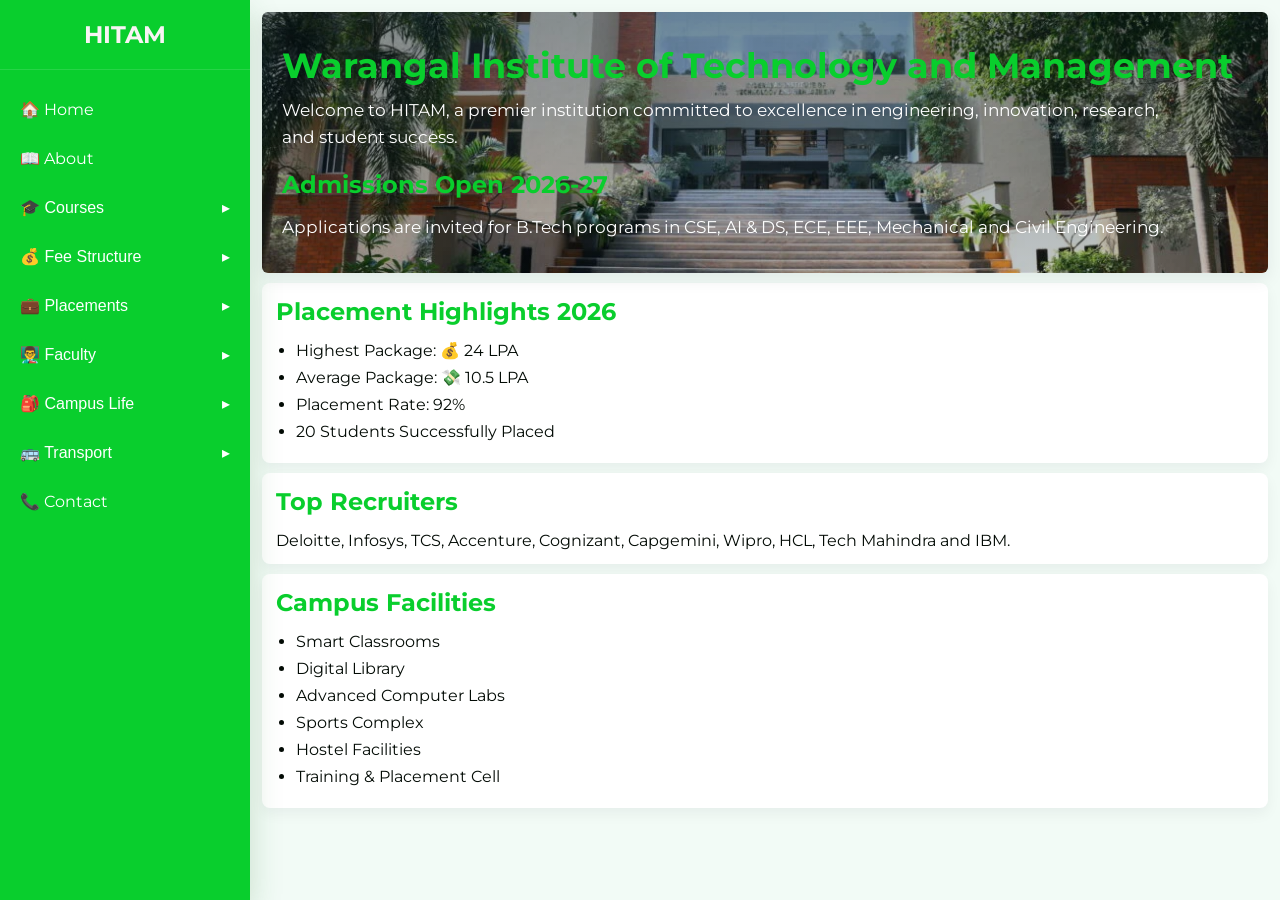
<file: index.html>
<!DOCTYPE html>
<html>
<head>
    <meta charset="utf-8">
    <title>HITAM - Home</title>
    <link href="https://fonts.googleapis.com/css2?family=Montserrat:wght@300;400;600;700&display=swap" rel="stylesheet">
    <link rel="stylesheet" href="style.css">
</head>
<body style="--college-image: url('images/hitam%20colege%20photo.webp'); --college-opacity:0.12">

<div class="sidebar">

    <h2>HITAM</h2>

    <a href="index.html">🏠 Home</a>
    <a href="about.html">📖 About</a>

    <button class="dropdown-btn">🎓 Courses <span class="caret">▸</span></button>
    <div class="dropdown-container">
        <a href="course.html#course-cse">CSE</a>
        <a href="course.html#course-cse-aiml">CSE (AI & ML)</a>
        <a href="course.html#course-cse-ds">CSE (Data Science)</a>
        <a href="course.html#course-ece">ECE</a>
        <a href="course.html#course-eee">EEE</a>
        <a href="course.html#course-mech">Mechanical</a>
        <a href="course.html#course-civil">Civil</a>
    </div>

    <button class="dropdown-btn">💰 Fee Structure <span class="caret">▸</span></button>
    <div class="dropdown-container">
        <a href="fee.html">Fees</a>
        <a href="fee.html#hostel">Hostel Fees</a>
    </div>

    <button class="dropdown-btn">💼 Placements <span class="caret">▸</span></button>
    <div class="dropdown-container">
        <a href="placements.html#placed-2025">Placed - 2025</a>
        <a href="placements.html#placed-2026">Placed - 2026</a>
    </div>

    <button class="dropdown-btn">👨‍🏫 Faculty <span class="caret">▸</span></button>
    <div class="dropdown-container">
        <a href="faculty.html#cse">CSE</a>
        <a href="faculty.html#cse-aiml">CSE (AI & ML)</a>
        <a href="faculty.html#cse-ds">CSE (Data Science)</a>
        <a href="faculty.html#ece">ECE</a>
        <a href="faculty.html#eee">EEE</a>
        <a href="faculty.html#mech">Mechanical</a>
        <a href="faculty.html#civil">Civil</a>
    </div>

    <button class="dropdown-btn">🎒 Campus Life <span class="caret">▸</span></button>
    <div class="dropdown-container">
        <a href="sports.html">Sports</a>
        <a href="ncc.html">NCC</a>
        <a href="nss.html">NSS</a>
    </div>

    <button class="dropdown-btn">🚌 Transport <span class="caret">▸</span></button>
    <div class="dropdown-container">
        <a href="transport.html">🗺️ Bus Routes</a>
    </div>

    <a href="contact.html">📞 Contact</a>

</div>

<div class="content">

    <div class="hero" style="--hero-image: url('images/hitam%20colege%20photo.webp')">

        <h1>Warangal Institute of Technology and Management</h1>

        <p>
            Welcome to HITAM, a premier institution committed to
            excellence in engineering, innovation, research,
            and student success.
        </p>

        <br>

        <h2>Admissions Open 2026-27</h2>

        <p>
            Applications are invited for B.Tech programs in
            CSE, AI & DS, ECE, EEE, Mechanical and Civil Engineering.
        </p>

    </div>

    <div class="card">

        <h2>Placement Highlights 2026</h2>

        <ul>
            <li>Highest Package: 💰 24 LPA</li>
            <li>Average Package: 💸 10.5 LPA</li>
            <li>Placement Rate: 92%</li>
            <li>20 Students Successfully Placed</li>
        </ul>

    </div>

    <div class="card">

        <h2>Top Recruiters</h2>

        <p>
            Deloitte, Infosys, TCS, Accenture,
            Cognizant, Capgemini, Wipro, HCL,
            Tech Mahindra and IBM.
        </p>

    </div>

    <div class="card">

        <h2>Campus Facilities</h2>

        <ul>
            <li>Smart Classrooms</li>
            <li>Digital Library</li>
            <li>Advanced Computer Labs</li>
            <li>Sports Complex</li>
            <li>Hostel Facilities</li>
            <li>Training & Placement Cell</li>
        </ul>

    </div>

</div>

    <script>
    document.addEventListener('DOMContentLoaded', function(){
        var buttons = document.querySelectorAll('.dropdown-btn');
        buttons.forEach(function(btn){
            var container = btn.nextElementSibling;
            var caret = btn.querySelector('.caret');
            btn.addEventListener('click', function(){
                if(container) container.classList.toggle('show');
                if(caret) caret.style.transform = container && container.classList.contains('show') ? 'rotate(90deg)' : 'rotate(0deg)';
            });
        });
    });
    </script>
    
</body>
</html>
</file>
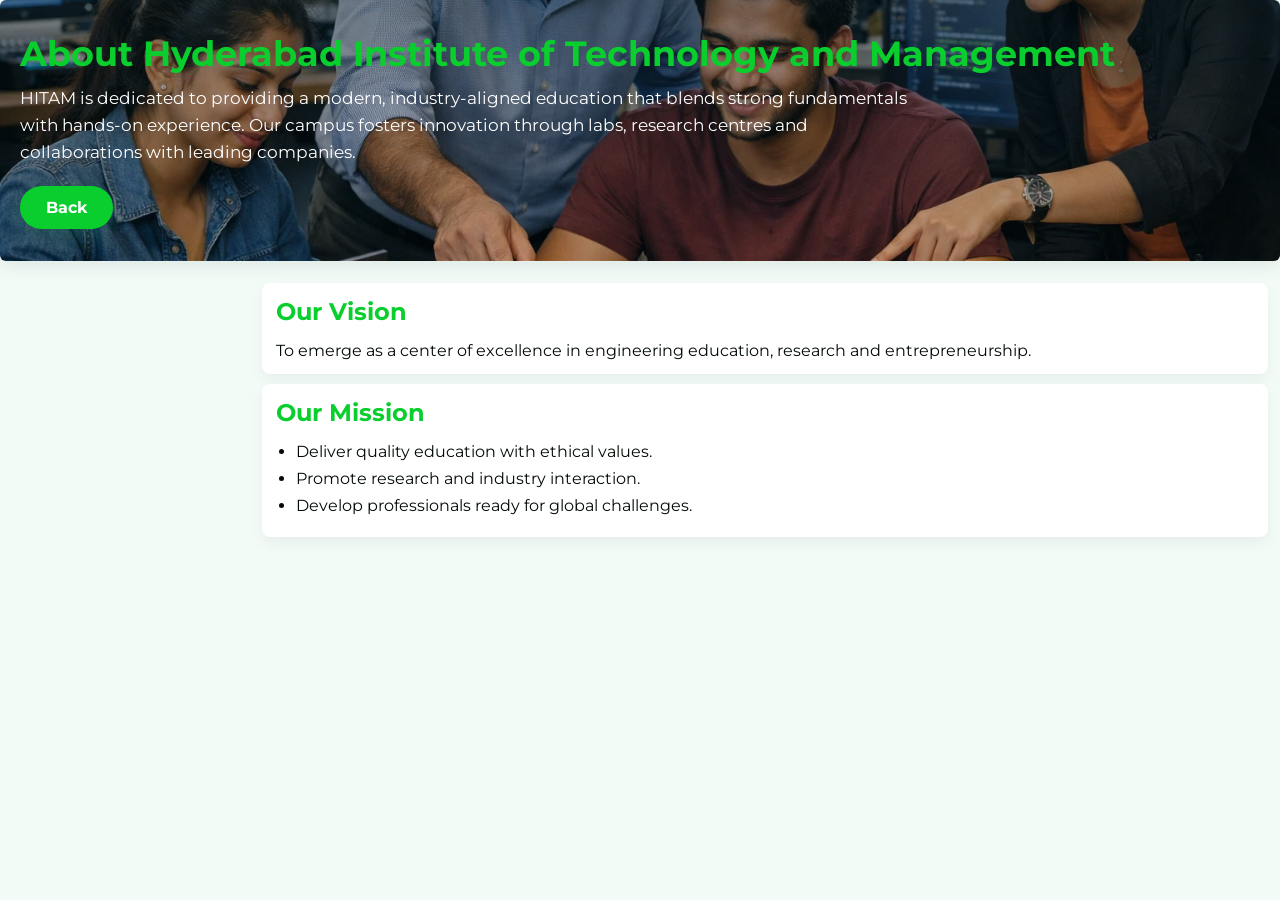
<file: about.html>
<!DOCTYPE html>
<html>
<head>
	<meta charset="utf-8">
	<title>About HITAM</title>
	<link href="https://fonts.googleapis.com/css2?family=Montserrat:wght@300;400;600;700&display=swap" rel="stylesheet">
	<link rel="stylesheet" href="style.css">
</head>
<body>

<div class="hero" style="--hero-image: url('images/about%20faculty.webp')">
	<h1>About Hyderabad Institute of Technology and Management</h1>
	<p>
		HITAM is dedicated to providing a modern, industry-aligned education that blends strong fundamentals with hands-on experience.
		Our campus fosters innovation through labs, research centres and collaborations with leading companies.
	</p>
	<a class="back-btn" href="index.html">Back</a>
</div>

<div class="content">
	<div class="card">
		<h2>Our Vision</h2>
		<p>To emerge as a center of excellence in engineering education, research and entrepreneurship.</p>
	</div>

	<div class="card">
		<h2>Our Mission</h2>
		<ul>
			<li>Deliver quality education with ethical values.</li>
			<li>Promote research and industry interaction.</li>
			<li>Develop professionals ready for global challenges.</li>
		</ul>
	</div>
</div>

</body>
</html>
</file>
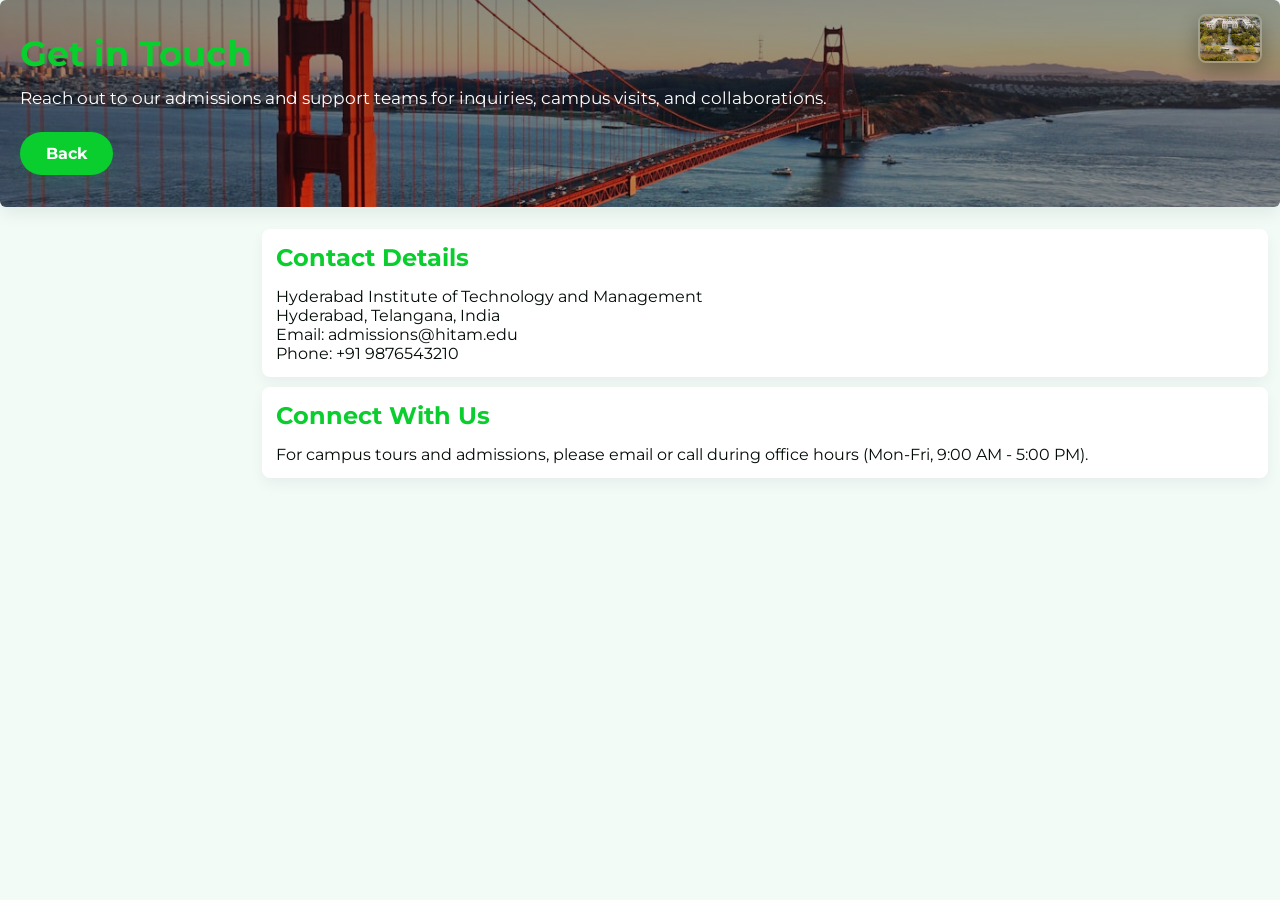
<file: contact.html>
<!DOCTYPE html>
<html>
<head>
	<meta charset="utf-8">
	<title>Contact HITAM</title>
	<link href="https://fonts.googleapis.com/css2?family=Montserrat:wght@300;400;600;700&display=swap" rel="stylesheet">
	<link rel="stylesheet" href="style.css">
</head>
<body>

<div class="hero" style="--hero-image: url('images/contact.jpg')">
	<img class="hero-logo" src="images/hitam%20in%20fee%20structure.jpeg" alt="Contact photo">
	<h1>Get in Touch</h1>
	<p>Reach out to our admissions and support teams for inquiries, campus visits, and collaborations.</p>
	<a class="back-btn" href="index.html">Back</a>
</div>

<div class="content">
	<div class="card">
		<h2>Contact Details</h2>
		<p>Hyderabad Institute of Technology and Management</p>
		<p>Hyderabad, Telangana, India</p>
		<p>Email: admissions@hitam.edu</p>
		<p>Phone: +91 9876543210</p>
	</div>

	<div class="card">
		<h2>Connect With Us</h2>
		<p>For campus tours and admissions, please email or call during office hours (Mon-Fri, 9:00 AM - 5:00 PM).</p>
	</div>
</div>

</body>
</html>
</file>
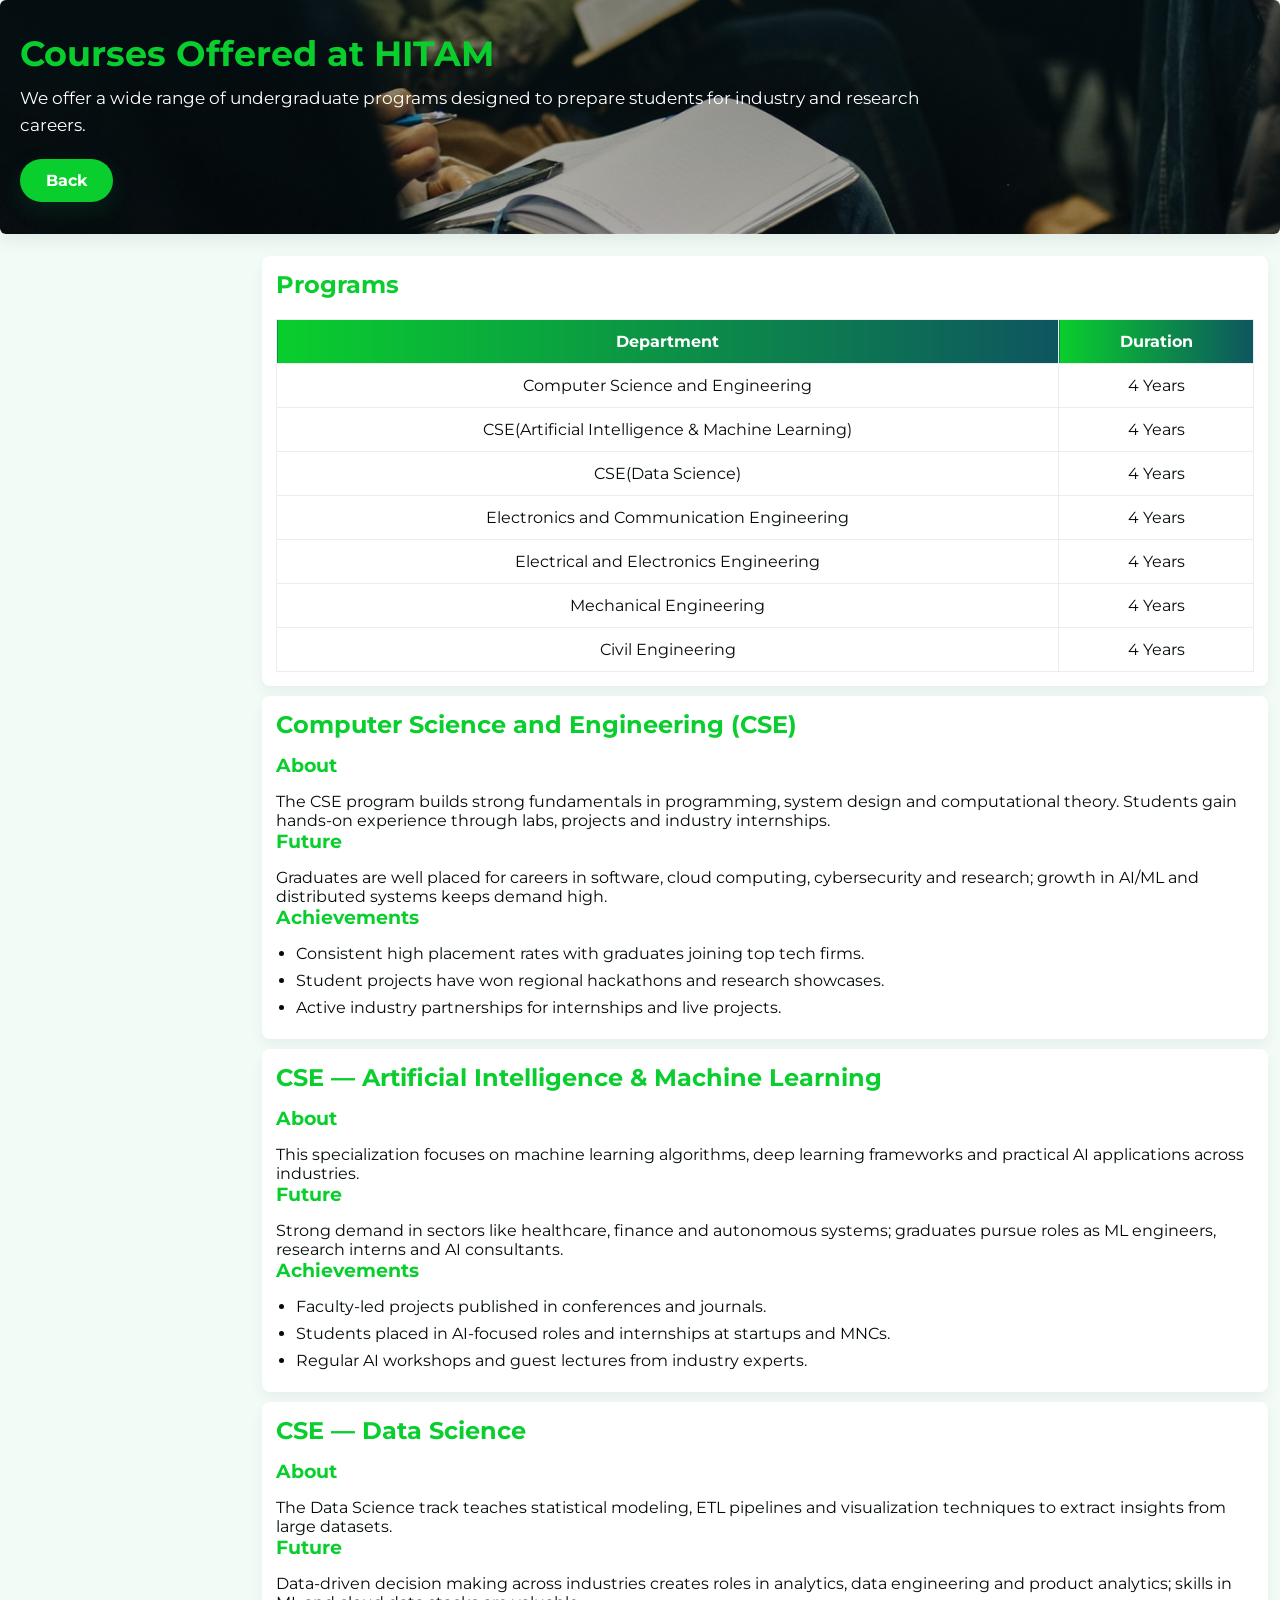
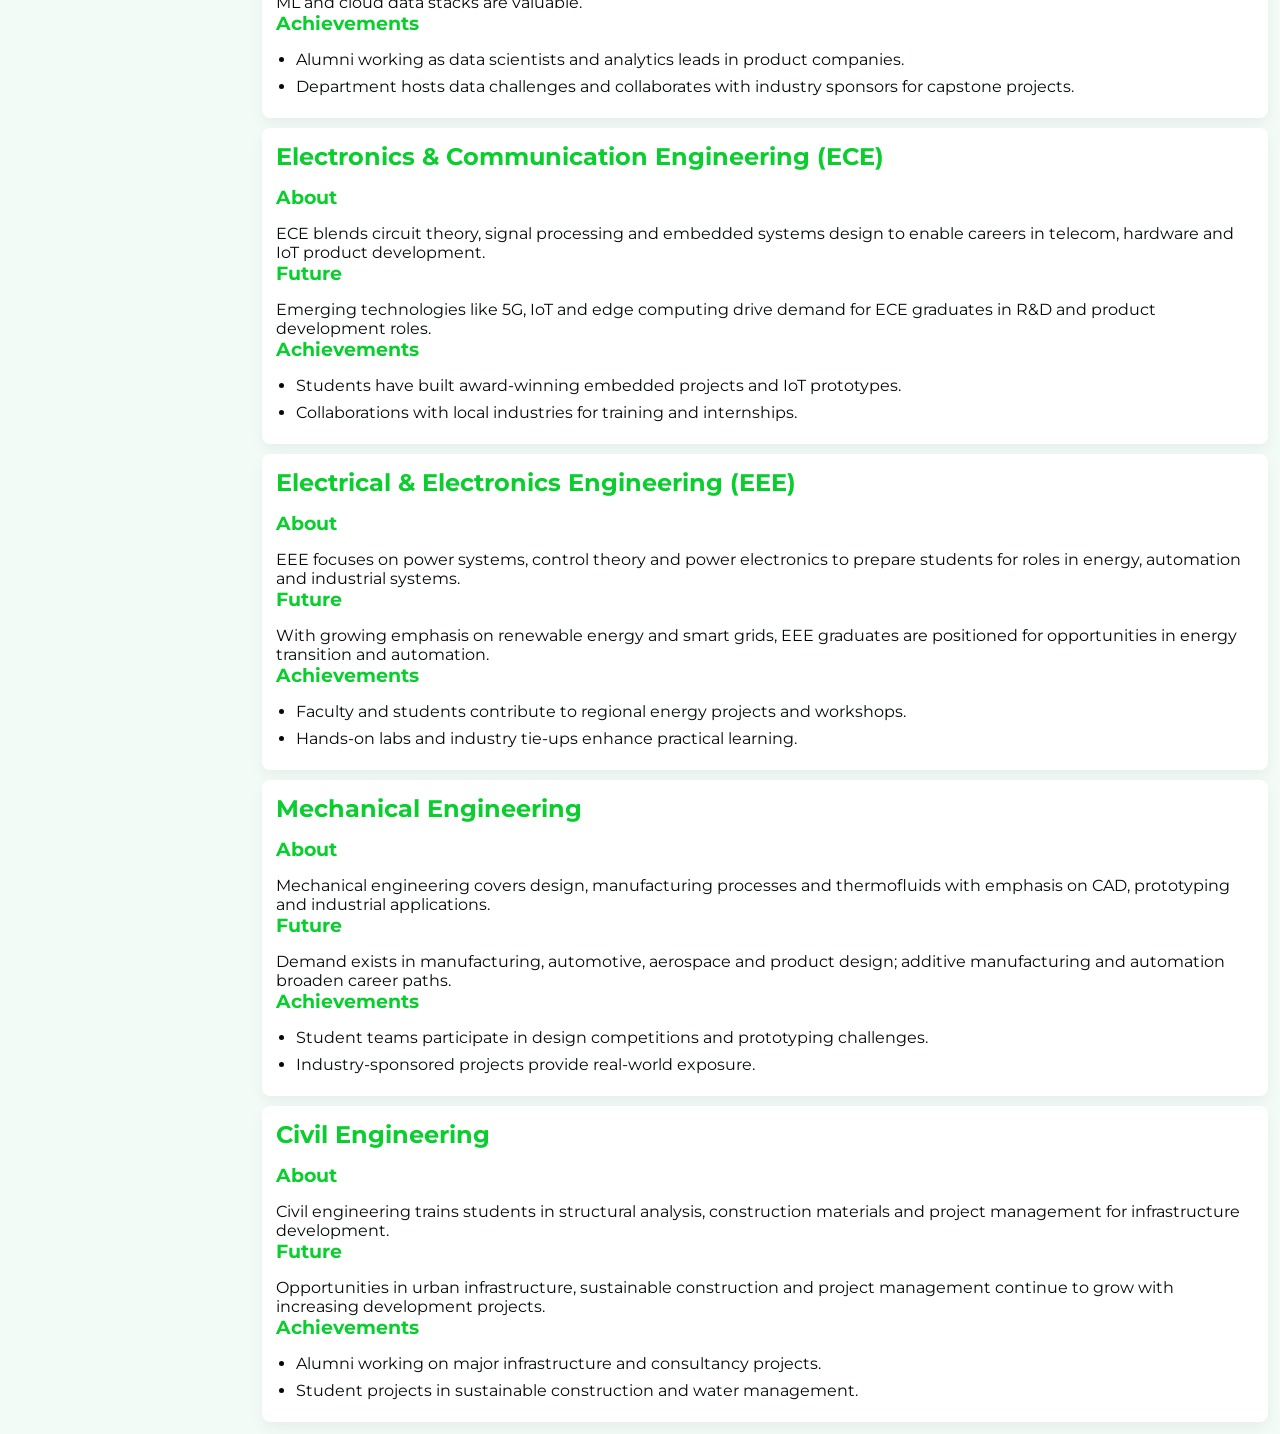
<file: course.html>
<!DOCTYPE html>
<html>
<head>
	<meta charset="utf-8">
	<title>Courses</title>
	<link href="https://fonts.googleapis.com/css2?family=Montserrat:wght@300;400;600;700&display=swap" rel="stylesheet">
	<link rel="stylesheet" href="style.css">
</head>
<body>

<div class="hero" style="--hero-image: url('images/course.jpg')">
	<h1>Courses Offered at HITAM</h1>
	<p>We offer a wide range of undergraduate programs designed to prepare students for industry and research careers.</p>
	<a class="back-btn" href="index.html">Back</a>
</div>

<div class="content">
	<div class="card">
		<h2>Programs</h2>
		<table border="1">
		<tr>
		<th>Department</th>
		<th>Duration</th>
		</tr>
		<tr>
		<td>Computer Science and Engineering</td>
		<td>4 Years</td>
		</tr>
		<tr>
		<td>CSE(Artificial Intelligence & Machine Learning)</td>
		<td>4 Years</td>
		</tr>
		<tr>
		<td>CSE(Data Science)</td>
		<td>4 Years</td>
		</tr>
		<tr>
		<td>Electronics and Communication Engineering</td>
		<td>4 Years</td>
		</tr>
		<tr>
		<td>Electrical and Electronics Engineering</td>
		<td>4 Years</td>
		</tr>
		<tr>
		<td>Mechanical Engineering</td>
		<td>4 Years</td>
		</tr>
		<tr>
		<td>Civil Engineering</td>
		<td>4 Years</td>
		</tr>
		</table>
	</div>

	<!-- Course Overviews -->
	<div class="card">
		<h2 id="course-cse">Computer Science and Engineering (CSE)</h2>
		<h3>About</h3>
		<p>The CSE program builds strong fundamentals in programming, system design and computational theory. Students gain hands-on experience through labs, projects and industry internships.</p>
		<h3>Future</h3>
		<p>Graduates are well placed for careers in software, cloud computing, cybersecurity and research; growth in AI/ML and distributed systems keeps demand high.</p>
		<h3>Achievements</h3>
		<ul>
			<li>Consistent high placement rates with graduates joining top tech firms.</li>
			<li>Student projects have won regional hackathons and research showcases.</li>
			<li>Active industry partnerships for internships and live projects.</li>
		</ul>
	</div>

	<div class="card">
		<h2 id="course-cse-aiml">CSE — Artificial Intelligence & Machine Learning</h2>
		<h3>About</h3>
		<p>This specialization focuses on machine learning algorithms, deep learning frameworks and practical AI applications across industries.</p>
		<h3>Future</h3>
		<p>Strong demand in sectors like healthcare, finance and autonomous systems; graduates pursue roles as ML engineers, research interns and AI consultants.</p>
		<h3>Achievements</h3>
		<ul>
			<li>Faculty-led projects published in conferences and journals.</li>
			<li>Students placed in AI-focused roles and internships at startups and MNCs.</li>
			<li>Regular AI workshops and guest lectures from industry experts.</li>
		</ul>
	</div>

	<div class="card">
		<h2 id="course-cse-ds">CSE — Data Science</h2>
		<h3>About</h3>
		<p>The Data Science track teaches statistical modeling, ETL pipelines and visualization techniques to extract insights from large datasets.</p>
		<h3>Future</h3>
		<p>Data-driven decision making across industries creates roles in analytics, data engineering and product analytics; skills in ML and cloud data stacks are valuable.</p>
		<h3>Achievements</h3>
		<ul>
			<li>Alumni working as data scientists and analytics leads in product companies.</li>
			<li>Department hosts data challenges and collaborates with industry sponsors for capstone projects.</li>
		</ul>
	</div>

	<div class="card">
		<h2 id="course-ece">Electronics & Communication Engineering (ECE)</h2>
		<h3>About</h3>
		<p>ECE blends circuit theory, signal processing and embedded systems design to enable careers in telecom, hardware and IoT product development.</p>
		<h3>Future</h3>
		<p>Emerging technologies like 5G, IoT and edge computing drive demand for ECE graduates in R&D and product development roles.</p>
		<h3>Achievements</h3>
		<ul>
			<li>Students have built award-winning embedded projects and IoT prototypes.</li>
			<li>Collaborations with local industries for training and internships.</li>
		</ul>
	</div>

	<div class="card">
		<h2 id="course-eee">Electrical & Electronics Engineering (EEE)</h2>
		<h3>About</h3>
		<p>EEE focuses on power systems, control theory and power electronics to prepare students for roles in energy, automation and industrial systems.</p>
		<h3>Future</h3>
		<p>With growing emphasis on renewable energy and smart grids, EEE graduates are positioned for opportunities in energy transition and automation.</p>
		<h3>Achievements</h3>
		<ul>
			<li>Faculty and students contribute to regional energy projects and workshops.</li>
			<li>Hands-on labs and industry tie-ups enhance practical learning.</li>
		</ul>
	</div>

	<div class="card">
		<h2 id="course-mech">Mechanical Engineering</h2>
		<h3>About</h3>
		<p>Mechanical engineering covers design, manufacturing processes and thermofluids with emphasis on CAD, prototyping and industrial applications.</p>
		<h3>Future</h3>
		<p>Demand exists in manufacturing, automotive, aerospace and product design; additive manufacturing and automation broaden career paths.</p>
		<h3>Achievements</h3>
		<ul>
			<li>Student teams participate in design competitions and prototyping challenges.</li>
			<li>Industry-sponsored projects provide real-world exposure.</li>
		</ul>
	</div>

	<div class="card">
		<h2 id="course-civil">Civil Engineering</h2>
		<h3>About</h3>
		<p>Civil engineering trains students in structural analysis, construction materials and project management for infrastructure development.</p>
		<h3>Future</h3>
		<p>Opportunities in urban infrastructure, sustainable construction and project management continue to grow with increasing development projects.</p>
		<h3>Achievements</h3>
		<ul>
			<li>Alumni working on major infrastructure and consultancy projects.</li>
			<li>Student projects in sustainable construction and water management.</li>
		</ul>
	</div>
</div>

<script>
document.addEventListener('DOMContentLoaded', function(){
	function updateCourses(){
		var hash = location.hash;
		var headings = document.querySelectorAll('h2[id^="course-"]');
		headings.forEach(function(h){
			var card = h.closest('.card');
			if(!card) return;
			if(hash && ('#'+h.id) !== hash){
				card.style.display = 'none';
			} else {
				card.style.display = '';
			}
		});
		if(hash){
			var el = document.querySelector(hash);
			if(el) el.scrollIntoView({behavior:'smooth', block:'start'});
		}
	}
	updateCourses();
	window.addEventListener('hashchange', updateCourses);
});
</script>

</body>
</html>
</file>
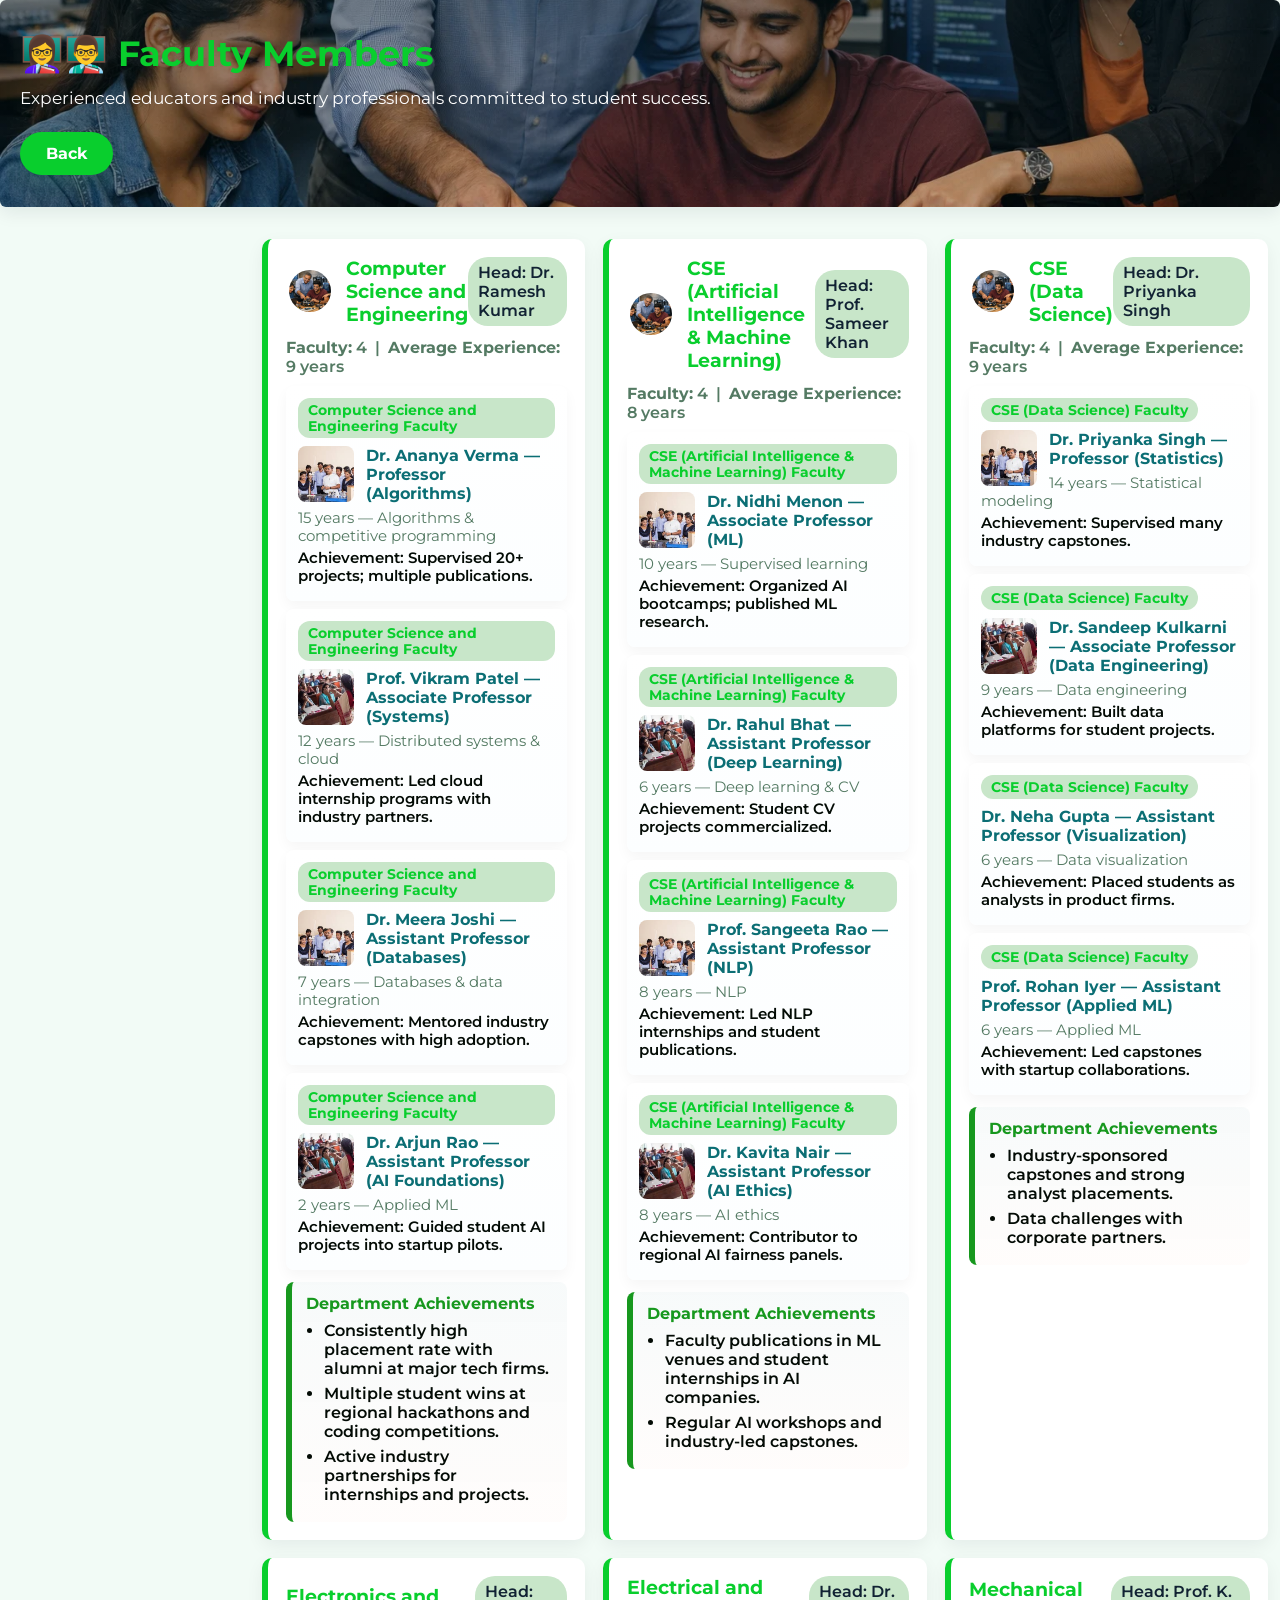
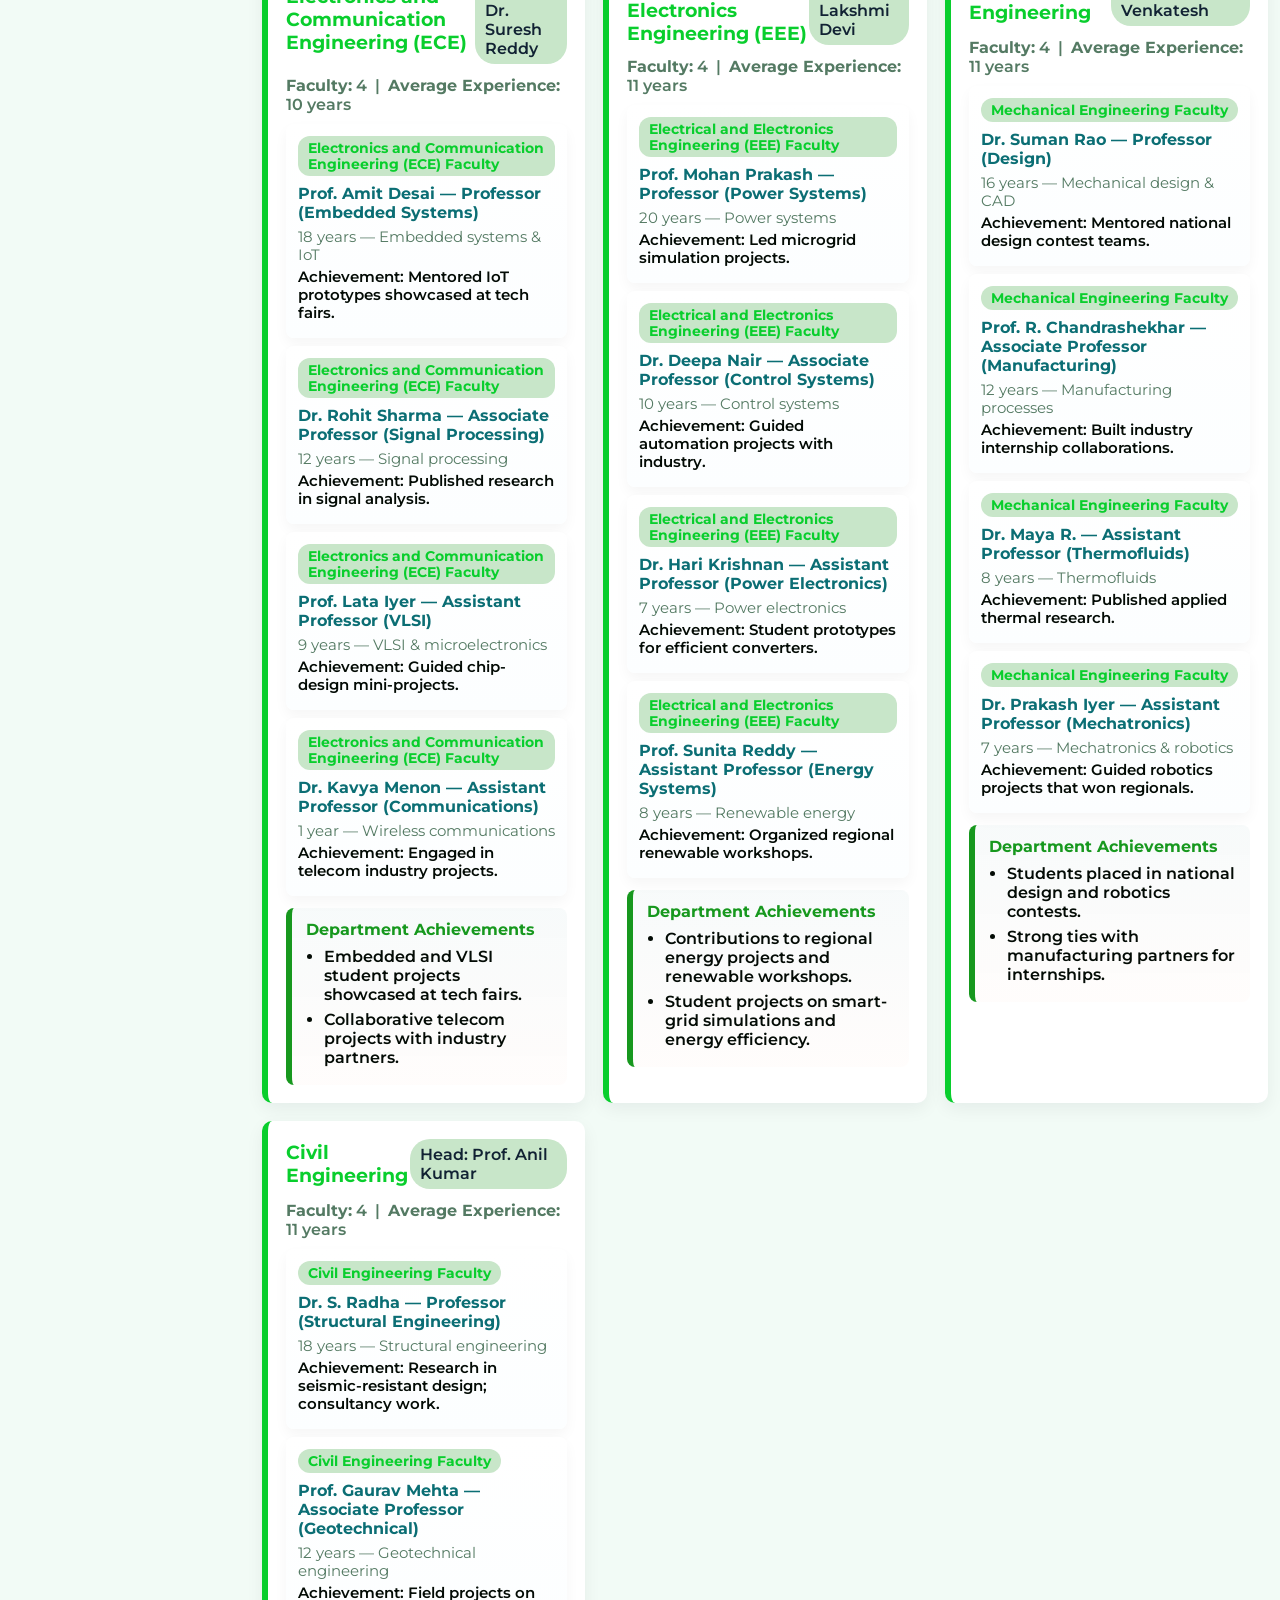
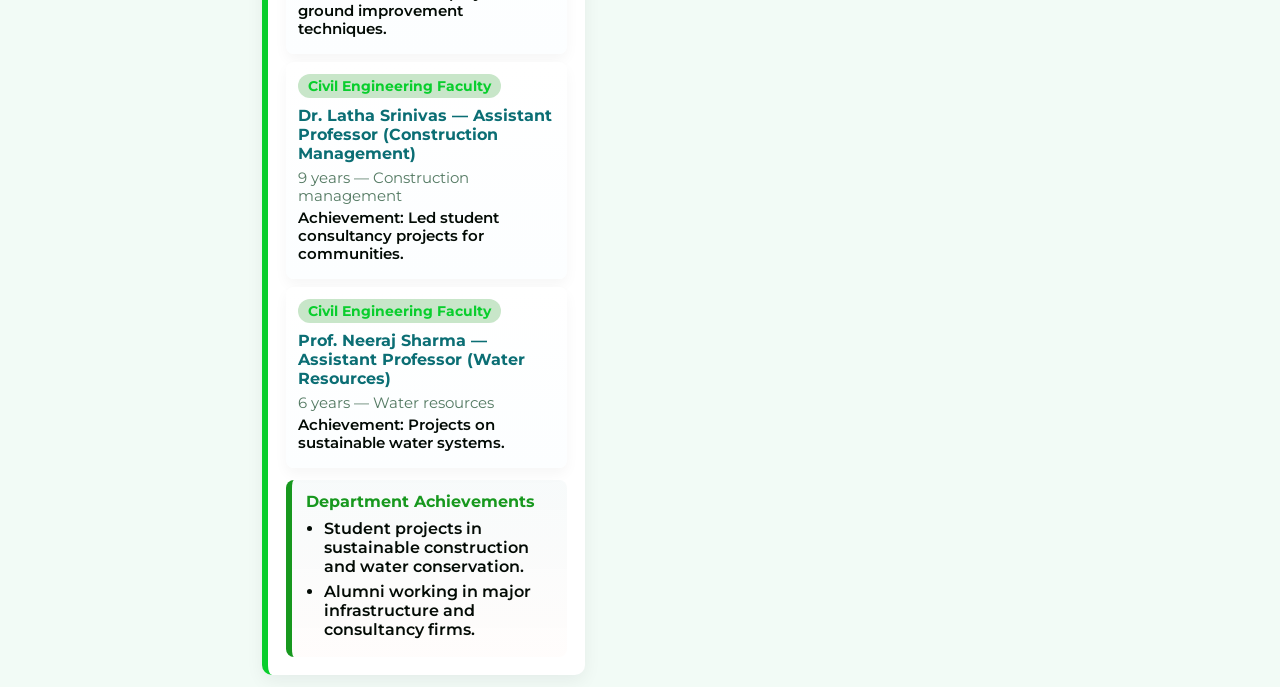
<file: faculty.html>
<!DOCTYPE html>
<html>
<head>
	<meta charset="utf-8">
	<title>Faculty</title>
	<link href="https://fonts.googleapis.com/css2?family=Montserrat:wght@300;400;600;700&display=swap" rel="stylesheet">
	<link rel="stylesheet" href="style.css">
</head>
<body>

<div class="hero" style="--hero-image: url('images/about%20faculty.webp')">
	<h1><span class="emoji">👩‍🏫👨‍🏫</span> Faculty Members</h1>
	<p>Experienced educators and industry professionals committed to student success.</p>
	<a class="back-btn" href="index.html">Back</a>
</div>

<div class="content">
	<div class="dept-grid">
		<div class="dept-card" id="cse">
		<div class="dept-head"><div class="head-left"><img class="head-photo" src="images/about%20faculty.webp" alt="Head"><h3>Computer Science and Engineering</h3></div><div class="head-name">Head: Dr. Ramesh Kumar</div></div>
		<p class="dept-summary"><strong>Faculty:</strong> 4 &nbsp;|&nbsp; <strong>Average Experience:</strong> 9 years</p>
		<div class="faculty-member"><img class="faculty-photo" src="images/faculty%20teaching.jpg" alt="Ananya Verma">
			<h4>Dr. Ananya Verma — Professor (Algorithms)</h4>
			<p class="fm-info">15 years — Algorithms & competitive programming</p>
			<p class="fm-ach">Achievement: Supervised 20+ projects; multiple publications.</p>
		</div>
		<div class="faculty-member"><img class="faculty-photo" src="images/teaching.jpg" alt="Vikram Patel">
			<h4>Prof. Vikram Patel — Associate Professor (Systems)</h4>
			<p class="fm-info">12 years — Distributed systems & cloud</p>
			<p class="fm-ach">Achievement: Led cloud internship programs with industry partners.</p>
		</div>
		<div class="faculty-member"><img class="faculty-photo" src="images/faculty%20teaching.jpg" alt="Meera Joshi">
			<h4>Dr. Meera Joshi — Assistant Professor (Databases)</h4>
			<p class="fm-info">7 years — Databases & data integration</p>
			<p class="fm-ach">Achievement: Mentored industry capstones with high adoption.</p>
		</div>
		<div class="faculty-member"><img class="faculty-photo" src="images/teaching.jpg" alt="Arjun Rao">
			<h4>Dr. Arjun Rao — Assistant Professor (AI Foundations)</h4>
			<p class="fm-info">2 years — Applied ML</p>
			<p class="fm-ach">Achievement: Guided student AI projects into startup pilots.</p>
		</div>
		<div class="dept-achievements">
			<h4>Department Achievements</h4>
			<ul>
				<li>Consistently high placement rate with alumni at major tech firms.</li>
				<li>Multiple student wins at regional hackathons and coding competitions.</li>
				<li>Active industry partnerships for internships and projects.</li>
			</ul>
		</div>
	</div>

		<div class="dept-card" id="cse-aiml">
			<div class="dept-head"><div class="head-left"><img class="head-photo" src="images/about%20faculty.webp" alt="Head"><h3>CSE (Artificial Intelligence & Machine Learning)</h3></div><div class="head-name">Head: Prof. Sameer Khan</div></div>
			<p class="dept-summary"><strong>Faculty:</strong> 4 &nbsp;|&nbsp; <strong>Average Experience:</strong> 8 years</p>
			<div class="faculty-member"><img class="faculty-photo" src="images/faculty%20teaching.jpg" alt="Nidhi Menon">
				<h4>Dr. Nidhi Menon — Associate Professor (ML)</h4>
				<p class="fm-info">10 years — Supervised learning</p>
				<p class="fm-ach">Achievement: Organized AI bootcamps; published ML research.</p>
			</div>
			<div class="faculty-member"><img class="faculty-photo" src="images/teaching.jpg" alt="Rahul Bhat">
				<h4>Dr. Rahul Bhat — Assistant Professor (Deep Learning)</h4>
				<p class="fm-info">6 years — Deep learning & CV</p>
				<p class="fm-ach">Achievement: Student CV projects commercialized.</p>
			</div>
			<div class="faculty-member"><img class="faculty-photo" src="images/faculty%20teaching.jpg" alt="Sangeeta Rao">
				<h4>Prof. Sangeeta Rao — Assistant Professor (NLP)</h4>
				<p class="fm-info">8 years — NLP</p>
				<p class="fm-ach">Achievement: Led NLP internships and student publications.</p>
			</div>
			<div class="faculty-member"><img class="faculty-photo" src="images/teaching.jpg" alt="Kavita Nair">
				<h4>Dr. Kavita Nair — Assistant Professor (AI Ethics)</h4>
				<p class="fm-info">8 years — AI ethics</p>
				<p class="fm-ach">Achievement: Contributor to regional AI fairness panels.</p>
			</div>
			<div class="dept-achievements">
				<h4>Department Achievements</h4>
				<ul>
					<li>Faculty publications in ML venues and student internships in AI companies.</li>
					<li>Regular AI workshops and industry-led capstones.</li>
				</ul>
			</div>
		</div>

		<div class="dept-card" id="cse-ds">
			<div class="dept-head"><div class="head-left"><img class="head-photo" src="images/about%20faculty.webp" alt="Head"><h3>CSE (Data Science)</h3></div><div class="head-name">Head: Dr. Priyanka Singh</div></div>
			<p class="dept-summary"><strong>Faculty:</strong> 4 &nbsp;|&nbsp; <strong>Average Experience:</strong> 9 years</p>
			<div class="faculty-member"><img class="faculty-photo" src="images/faculty%20teaching.jpg" alt="Priyanka Singh">
				<h4>Dr. Priyanka Singh — Professor (Statistics)</h4>
				<p class="fm-info">14 years — Statistical modeling</p>
				<p class="fm-ach">Achievement: Supervised many industry capstones.</p>
			</div>
			<div class="faculty-member"><img class="faculty-photo" src="images/teaching.jpg" alt="Sandeep Kulkarni">
				<h4>Dr. Sandeep Kulkarni — Associate Professor (Data Engineering)</h4>
				<p class="fm-info">9 years — Data engineering</p>
				<p class="fm-ach">Achievement: Built data platforms for student projects.</p>
			</div>
			<div class="faculty-member">
				<h4>Dr. Neha Gupta — Assistant Professor (Visualization)</h4>
				<p class="fm-info">6 years — Data visualization</p>
				<p class="fm-ach">Achievement: Placed students as analysts in product firms.</p>
			</div>
			<div class="faculty-member">
				<h4>Prof. Rohan Iyer — Assistant Professor (Applied ML)</h4>
				<p class="fm-info">6 years — Applied ML</p>
				<p class="fm-ach">Achievement: Led capstones with startup collaborations.</p>
			</div>
			<div class="dept-achievements">
				<h4>Department Achievements</h4>
				<ul>
					<li>Industry-sponsored capstones and strong analyst placements.</li>
					<li>Data challenges with corporate partners.</li>
				</ul>
			</div>
		</div>

		<div class="dept-card" id="ece">
			<div class="dept-head"><h3>Electronics and Communication Engineering (ECE)</h3><div class="head-name">Head: Dr. Suresh Reddy</div></div>
			<p class="dept-summary"><strong>Faculty:</strong> 4 &nbsp;|&nbsp; <strong>Average Experience:</strong> 10 years</p>
			<div class="faculty-member">
				<h4>Prof. Amit Desai — Professor (Embedded Systems)</h4>
				<p class="fm-info">18 years — Embedded systems & IoT</p>
				<p class="fm-ach">Achievement: Mentored IoT prototypes showcased at tech fairs.</p>
			</div>
			<div class="faculty-member">
				<h4>Dr. Rohit Sharma — Associate Professor (Signal Processing)</h4>
				<p class="fm-info">12 years — Signal processing</p>
				<p class="fm-ach">Achievement: Published research in signal analysis.</p>
			</div>
			<div class="faculty-member">
				<h4>Prof. Lata Iyer — Assistant Professor (VLSI)</h4>
				<p class="fm-info">9 years — VLSI & microelectronics</p>
				<p class="fm-ach">Achievement: Guided chip-design mini-projects.</p>
			</div>
			<div class="faculty-member">
				<h4>Dr. Kavya Menon — Assistant Professor (Communications)</h4>
				<p class="fm-info">1 year — Wireless communications</p>
				<p class="fm-ach">Achievement: Engaged in telecom industry projects.</p>
			</div>
			<div class="dept-achievements">
				<h4>Department Achievements</h4>
				<ul>
					<li>Embedded and VLSI student projects showcased at tech fairs.</li>
					<li>Collaborative telecom projects with industry partners.</li>
				</ul>
			</div>
		</div>

		<div class="dept-card" id="eee">
			<div class="dept-head"><h3>Electrical and Electronics Engineering (EEE)</h3><div class="head-name">Head: Dr. Lakshmi Devi</div></div>
			<p class="dept-summary"><strong>Faculty:</strong> 4 &nbsp;|&nbsp; <strong>Average Experience:</strong> 11 years</p>
			<div class="faculty-member">
				<h4>Prof. Mohan Prakash — Professor (Power Systems)</h4>
				<p class="fm-info">20 years — Power systems</p>
				<p class="fm-ach">Achievement: Led microgrid simulation projects.</p>
			</div>
			<div class="faculty-member">
				<h4>Dr. Deepa Nair — Associate Professor (Control Systems)</h4>
				<p class="fm-info">10 years — Control systems</p>
				<p class="fm-ach">Achievement: Guided automation projects with industry.</p>
			</div>
			<div class="faculty-member">
				<h4>Dr. Hari Krishnan — Assistant Professor (Power Electronics)</h4>
				<p class="fm-info">7 years — Power electronics</p>
				<p class="fm-ach">Achievement: Student prototypes for efficient converters.</p>
			</div>
			<div class="faculty-member">
				<h4>Prof. Sunita Reddy — Assistant Professor (Energy Systems)</h4>
				<p class="fm-info">8 years — Renewable energy</p>
				<p class="fm-ach">Achievement: Organized regional renewable workshops.</p>
			</div>
			<div class="dept-achievements">
				<h4>Department Achievements</h4>
				<ul>
					<li>Contributions to regional energy projects and renewable workshops.</li>
					<li>Student projects on smart-grid simulations and energy efficiency.</li>
				</ul>
			</div>
		</div>

		<div class="dept-card" id="mech">
			<div class="dept-head"><h3>Mechanical Engineering</h3><div class="head-name">Head: Prof. K. Venkatesh</div></div>
			<p class="dept-summary"><strong>Faculty:</strong> 4 &nbsp;|&nbsp; <strong>Average Experience:</strong> 11 years</p>
			<div class="faculty-member">
				<h4>Dr. Suman Rao — Professor (Design)</h4>
				<p class="fm-info">16 years — Mechanical design & CAD</p>
				<p class="fm-ach">Achievement: Mentored national design contest teams.</p>
			</div>
			<div class="faculty-member">
				<h4>Prof. R. Chandrashekhar — Associate Professor (Manufacturing)</h4>
				<p class="fm-info">12 years — Manufacturing processes</p>
				<p class="fm-ach">Achievement: Built industry internship collaborations.</p>
			</div>
			<div class="faculty-member">
				<h4>Dr. Maya R. — Assistant Professor (Thermofluids)</h4>
				<p class="fm-info">8 years — Thermofluids</p>
				<p class="fm-ach">Achievement: Published applied thermal research.</p>
			</div>
			<div class="faculty-member">
				<h4>Dr. Prakash Iyer — Assistant Professor (Mechatronics)</h4>
				<p class="fm-info">7 years — Mechatronics & robotics</p>
				<p class="fm-ach">Achievement: Guided robotics projects that won regionals.</p>
			</div>
			<div class="dept-achievements">
				<h4>Department Achievements</h4>
				<ul>
					<li>Students placed in national design and robotics contests.</li>
					<li>Strong ties with manufacturing partners for internships.</li>
				</ul>
			</div>
		</div>

		<div class="dept-card" id="civil">
			<div class="dept-head"><h3>Civil Engineering</h3><div class="head-name">Head: Prof. Anil Kumar</div></div>
			<p class="dept-summary"><strong>Faculty:</strong> 4 &nbsp;|&nbsp; <strong>Average Experience:</strong> 11 years</p>
			<div class="faculty-member">
				<h4>Dr. S. Radha — Professor (Structural Engineering)</h4>
				<p class="fm-info">18 years — Structural engineering</p>
				<p class="fm-ach">Achievement: Research in seismic-resistant design; consultancy work.</p>
			</div>
			<div class="faculty-member">
				<h4>Prof. Gaurav Mehta — Associate Professor (Geotechnical)</h4>
				<p class="fm-info">12 years — Geotechnical engineering</p>
				<p class="fm-ach">Achievement: Field projects on ground improvement techniques.</p>
			</div>
			<div class="faculty-member">
				<h4>Dr. Latha Srinivas — Assistant Professor (Construction Management)</h4>
				<p class="fm-info">9 years — Construction management</p>
				<p class="fm-ach">Achievement: Led student consultancy projects for communities.</p>
			</div>
			<div class="faculty-member">
				<h4>Prof. Neeraj Sharma — Assistant Professor (Water Resources)</h4>
				<p class="fm-info">6 years — Water resources</p>
				<p class="fm-ach">Achievement: Projects on sustainable water systems.</p>
			</div>
			<div class="dept-achievements">
				<h4>Department Achievements</h4>
				<ul>
					<li>Student projects in sustainable construction and water conservation.</li>
					<li>Alumni working in major infrastructure and consultancy firms.</li>
				</ul>
			</div>
		</div>
	</div>
</div>

<script>
document.addEventListener('DOMContentLoaded', function(){
	var heroTitle = document.querySelector('.hero h1');

	// insert branch badges into faculty cards
	document.querySelectorAll('.dept-card').forEach(function(dept){
		var deptId = dept.id || '';
		var h3 = dept.querySelector('h3');
		var branchText = h3 ? h3.innerText : (deptId || 'Dept');
		dept.querySelectorAll('.faculty-member').forEach(function(fm){
			if(!fm.querySelector('.fm-branch')){
				var span = document.createElement('div');
				span.className = 'fm-branch';
				span.innerText = branchText + ' Faculty';
				fm.insertBefore(span, fm.firstChild);
			}
		});
	});

	function updateView(){
		var hash = location.hash;
		var allCards = Array.from(document.querySelectorAll('.dept-card'));
		if(hash){
			var id = hash.replace('#','');
			allCards.forEach(function(c){ c.style.display = (c.id === id) ? '' : 'none'; });
			var target = document.getElementById(id);
			if(target){
				var deptNameEl = target.querySelector('h3');
				var deptName = deptNameEl ? deptNameEl.innerText : id.toUpperCase();
				heroTitle.innerHTML = '<span class="emoji">👩‍🏫👨‍🏫</span> ' + deptName + ' — Faculty Members';
				target.scrollIntoView({behavior:'smooth'});
			}
		} else {
			// show all
			allCards.forEach(function(c){ c.style.display = ''; });
			heroTitle.innerHTML = '<span class="emoji">👩‍🏫👨‍🏫</span> Faculty Members';
		}
	}

	updateView();
	window.addEventListener('hashchange', updateView);
});
</script>
</body>
</html>
</file>
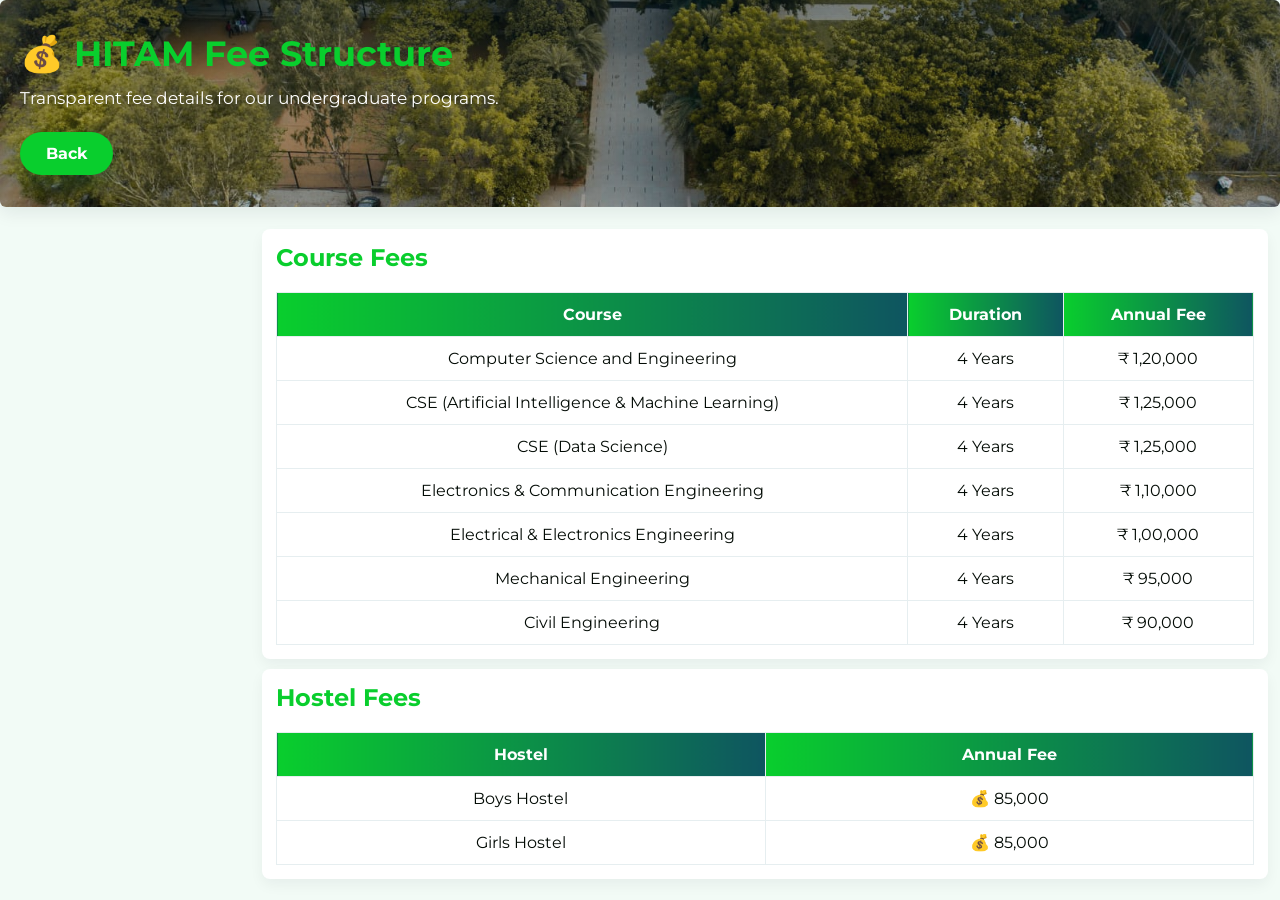
<file: fee.html>
<!DOCTYPE html>
<html>
<head>
	<meta charset="utf-8">
	<title>Fee Structure</title>
	<link href="https://fonts.googleapis.com/css2?family=Montserrat:wght@300;400;600;700&display=swap" rel="stylesheet">
	<link rel="stylesheet" href="style.css">
</head>
<body>

<div class="hero" style="--hero-image: url('images/hitam%20in%20fee%20structure.jpeg')">
	<h1><span class="emoji">💰</span> HITAM Fee Structure</h1>
	<p>Transparent fee details for our undergraduate programs.</p>
	<a class="back-btn" href="index.html">Back</a>
</div>

<div class="content">
	<div class="card">
		<h2>Course Fees</h2>
		<table border="1">
		<tr>
		<th>Course</th>
		<th>Duration</th>
		<th>Annual Fee</th>
		</tr>

		<tr>
		<td>Computer Science and Engineering</td>
		<td>4 Years</td>
		<td>₹ 1,20,000</td>
		</tr>

		<tr>
		<td>CSE (Artificial Intelligence &amp; Machine Learning)</td>
		<td>4 Years</td>
		<td>₹ 1,25,000</td>
		</tr>

		<tr>
		<td>CSE (Data Science)</td>
		<td>4 Years</td>
		<td>₹ 1,25,000</td>
		</tr>

		<tr>
		<td>Electronics &amp; Communication Engineering</td>
		<td>4 Years</td>
		<td>₹ 1,10,000</td>
		</tr>

		<tr>
		<td>Electrical &amp; Electronics Engineering</td>
		<td>4 Years</td>
		<td>₹ 1,00,000</td>
		</tr>

		<tr>
		<td>Mechanical Engineering</td>
		<td>4 Years</td>
		<td>₹ 95,000</td>
		</tr>

		<tr>
		<td>Civil Engineering</td>
		<td>4 Years</td>
		<td>₹ 90,000</td>
		</tr>
		</table>
	</div>

	<div class="card">
		<h2>Hostel Fees</h2>
		<table border="1">
			<tr><th>Hostel</th><th>Annual Fee</th></tr>
			<tr><td>Boys Hostel</td><td>💰 85,000</td></tr>
			<tr><td>Girls Hostel</td><td>💰 85,000</td></tr>
		</table>
	</div>
    
</div>

</body>
</html>

</body>
</html>
</file>
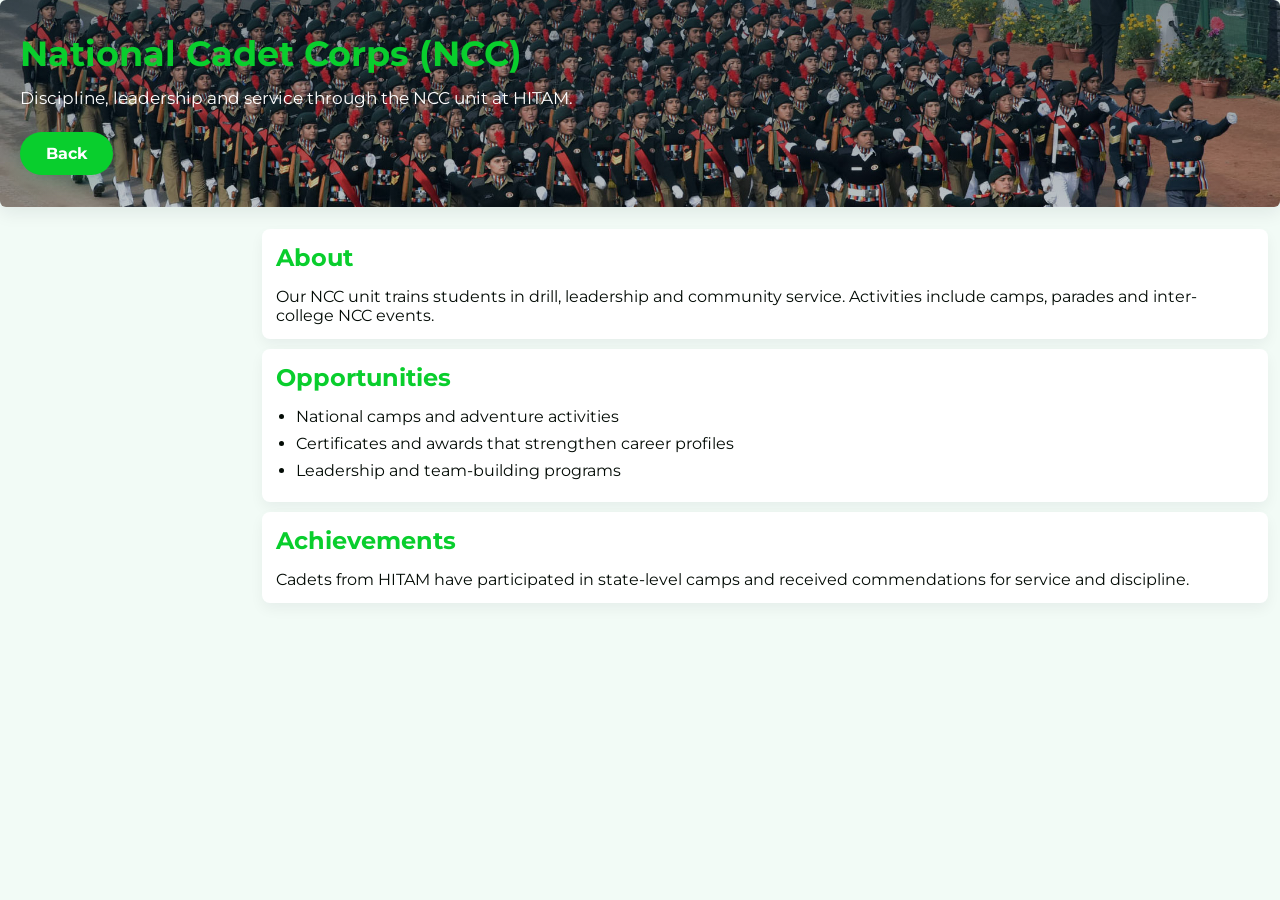
<file: ncc.html>
<!DOCTYPE html>
<html>
<head>
	<meta charset="utf-8">
	<title>NCC - HITAM</title>
	<link href="https://fonts.googleapis.com/css2?family=Montserrat:wght@300;400;600;700&display=swap" rel="stylesheet">
	<link rel="stylesheet" href="style.css">
</head>
<body>

<div class="hero" style="--hero-image: url('images/ncc1.jpg')">
	<h1>National Cadet Corps (NCC)</h1>
	<p>Discipline, leadership and service through the NCC unit at HITAM.</p>
	<a class="back-btn" href="index.html">Back</a>
</div>

<div class="content">
	<div class="card">
		<h2>About</h2>
		<p>Our NCC unit trains students in drill, leadership and community service. Activities include camps, parades and inter-college NCC events.</p>
	</div>

	<div class="card">
		<h2>Opportunities</h2>
		<ul>
			<li>National camps and adventure activities</li>
			<li>Certificates and awards that strengthen career profiles</li>
			<li>Leadership and team-building programs</li>
		</ul>
	</div>

	<div class="card">
		<h2>Achievements</h2>
		<p>Cadets from HITAM have participated in state-level camps and received commendations for service and discipline.</p>
	</div>
</div>

</body>
</html>
</file>
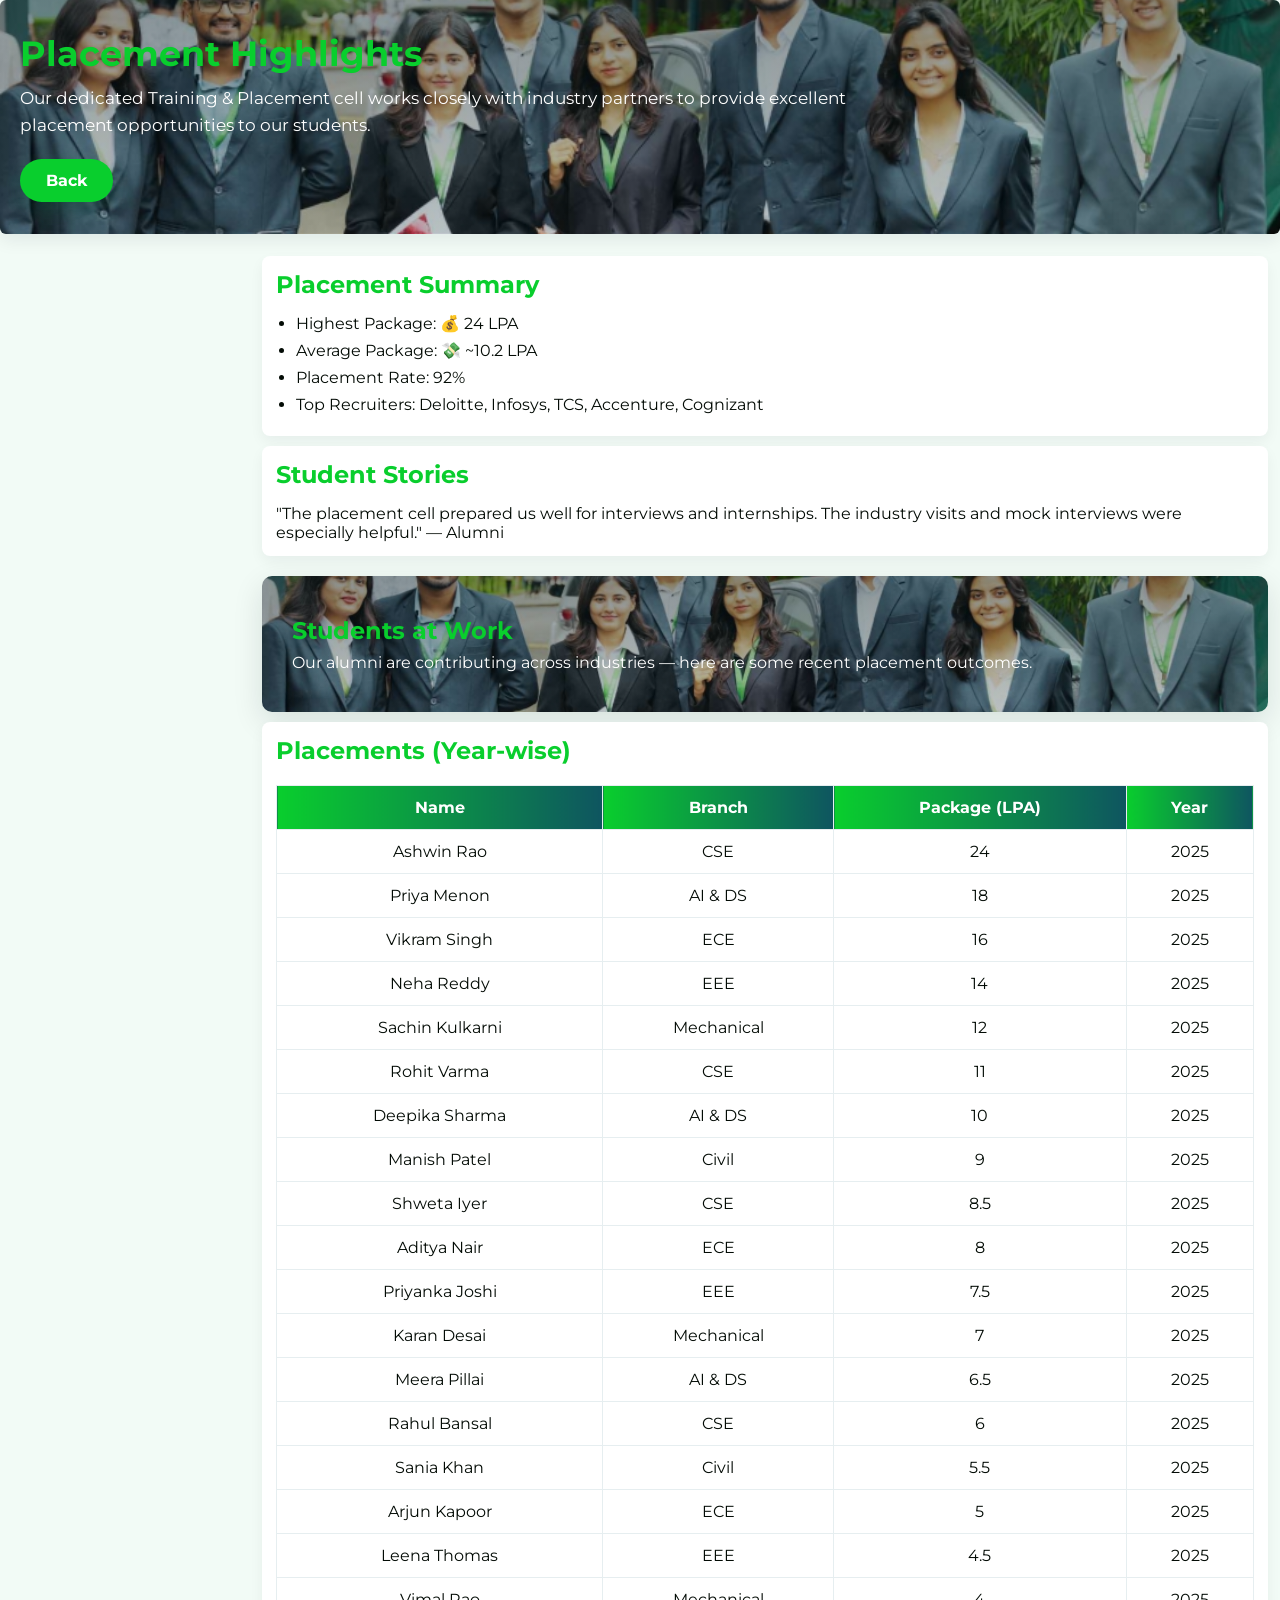
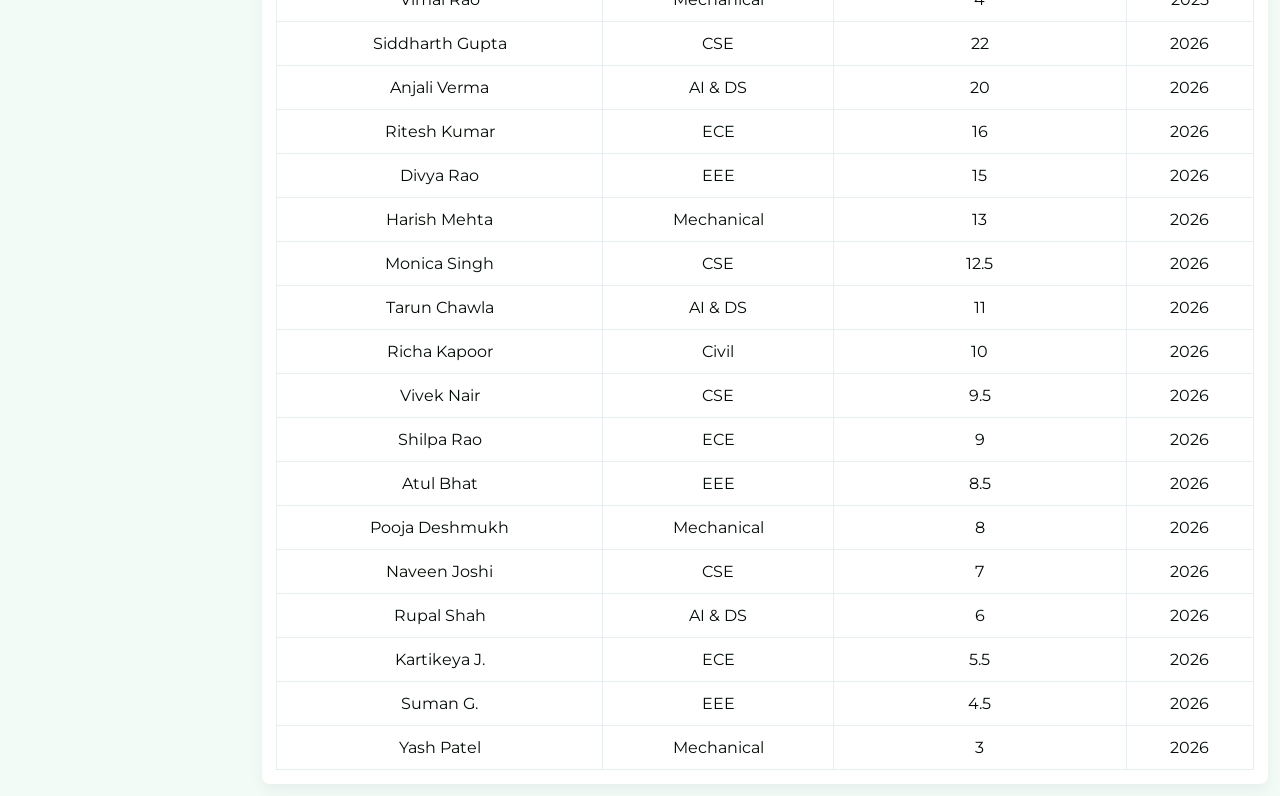
<file: placements.html>
<!DOCTYPE html>
<html>
<head>
    <meta charset="utf-8">
    <title>Placements - HITAM</title>
    <link href="https://fonts.googleapis.com/css2?family=Montserrat:wght@300;400;600;700&display=swap" rel="stylesheet">
    <link rel="stylesheet" href="style.css">
</head>
<body>

<div class="hero" style="--hero-image: url('images/placement.jpg')">
    <h1>Placement Highlights</h1>
    <p>Our dedicated Training & Placement cell works closely with industry partners to provide excellent placement opportunities to our students.</p>
    <a class="back-btn" href="index.html">Back</a>
</div>

<div class="content">
    <div class="card">
        <h2>Placement Summary</h2>
        <ul>
            <li>Highest Package: 💰 24 LPA</li>
            <li>Average Package: 💸 ~10.2 LPA</li>
            <li>Placement Rate: 92%</li>
            <li>Top Recruiters: Deloitte, Infosys, TCS, Accenture, Cognizant</li>
        </ul>
    </div>

    <div class="card">
        <h2>Student Stories</h2>
        <p>"The placement cell prepared us well for interviews and internships. The industry visits and mock interviews were especially helpful." — Alumni</p>
    </div>

    <div class="placements-hero">
        <h2>Students at Work</h2>
        <p>Our alumni are contributing across industries — here are some recent placement outcomes.</p>
    </div>

    <div class="card">
        <h2>Placements (Year-wise)</h2>
        <table border="1">
            <tr><th>Name</th><th>Branch</th><th>Package (LPA)</th><th>Year</th></tr>
            <a id="placed-2025"></a>
            <!-- 2025 placements (18) -->
            <tr><td>Ashwin Rao</td><td>CSE</td><td>24</td><td>2025</td></tr>
            <tr><td>Priya Menon</td><td>AI & DS</td><td>18</td><td>2025</td></tr>
            <tr><td>Vikram Singh</td><td>ECE</td><td>16</td><td>2025</td></tr>
            <tr><td>Neha Reddy</td><td>EEE</td><td>14</td><td>2025</td></tr>
            <tr><td>Sachin Kulkarni</td><td>Mechanical</td><td>12</td><td>2025</td></tr>
            <tr><td>Rohit Varma</td><td>CSE</td><td>11</td><td>2025</td></tr>
            <tr><td>Deepika Sharma</td><td>AI & DS</td><td>10</td><td>2025</td></tr>
            <tr><td>Manish Patel</td><td>Civil</td><td>9</td><td>2025</td></tr>
            <tr><td>Shweta Iyer</td><td>CSE</td><td>8.5</td><td>2025</td></tr>
            <tr><td>Aditya Nair</td><td>ECE</td><td>8</td><td>2025</td></tr>
            <tr><td>Priyanka Joshi</td><td>EEE</td><td>7.5</td><td>2025</td></tr>
            <tr><td>Karan Desai</td><td>Mechanical</td><td>7</td><td>2025</td></tr>
            <tr><td>Meera Pillai</td><td>AI & DS</td><td>6.5</td><td>2025</td></tr>
            <tr><td>Rahul Bansal</td><td>CSE</td><td>6</td><td>2025</td></tr>
            <tr><td>Sania Khan</td><td>Civil</td><td>5.5</td><td>2025</td></tr>
            <tr><td>Arjun Kapoor</td><td>ECE</td><td>5</td><td>2025</td></tr>
            <tr><td>Leena Thomas</td><td>EEE</td><td>4.5</td><td>2025</td></tr>
            <tr><td>Vimal Rao</td><td>Mechanical</td><td>4</td><td>2025</td></tr>
            <a id="placed-2026"></a>
            <!-- 2026 placements (17) -->
            <tr><td>Siddharth Gupta</td><td>CSE</td><td>22</td><td>2026</td></tr>
            <tr><td>Anjali Verma</td><td>AI & DS</td><td>20</td><td>2026</td></tr>
            <tr><td>Ritesh Kumar</td><td>ECE</td><td>16</td><td>2026</td></tr>
            <tr><td>Divya Rao</td><td>EEE</td><td>15</td><td>2026</td></tr>
            <tr><td>Harish Mehta</td><td>Mechanical</td><td>13</td><td>2026</td></tr>
            <tr><td>Monica Singh</td><td>CSE</td><td>12.5</td><td>2026</td></tr>
            <tr><td>Tarun Chawla</td><td>AI & DS</td><td>11</td><td>2026</td></tr>
            <tr><td>Richa Kapoor</td><td>Civil</td><td>10</td><td>2026</td></tr>
            <tr><td>Vivek Nair</td><td>CSE</td><td>9.5</td><td>2026</td></tr>
            <tr><td>Shilpa Rao</td><td>ECE</td><td>9</td><td>2026</td></tr>
            <tr><td>Atul Bhat</td><td>EEE</td><td>8.5</td><td>2026</td></tr>
            <tr><td>Pooja Deshmukh</td><td>Mechanical</td><td>8</td><td>2026</td></tr>
            <tr><td>Naveen Joshi</td><td>CSE</td><td>7</td><td>2026</td></tr>
            <tr><td>Rupal Shah</td><td>AI & DS</td><td>6</td><td>2026</td></tr>
            <tr><td>Kartikeya J.</td><td>ECE</td><td>5.5</td><td>2026</td></tr>
            <tr><td>Suman G.</td><td>EEE</td><td>4.5</td><td>2026</td></tr>
            <tr><td>Yash Patel</td><td>Mechanical</td><td>3</td><td>2026</td></tr>
        </table>
    </div>
</div>

</body>
</html>
</file>
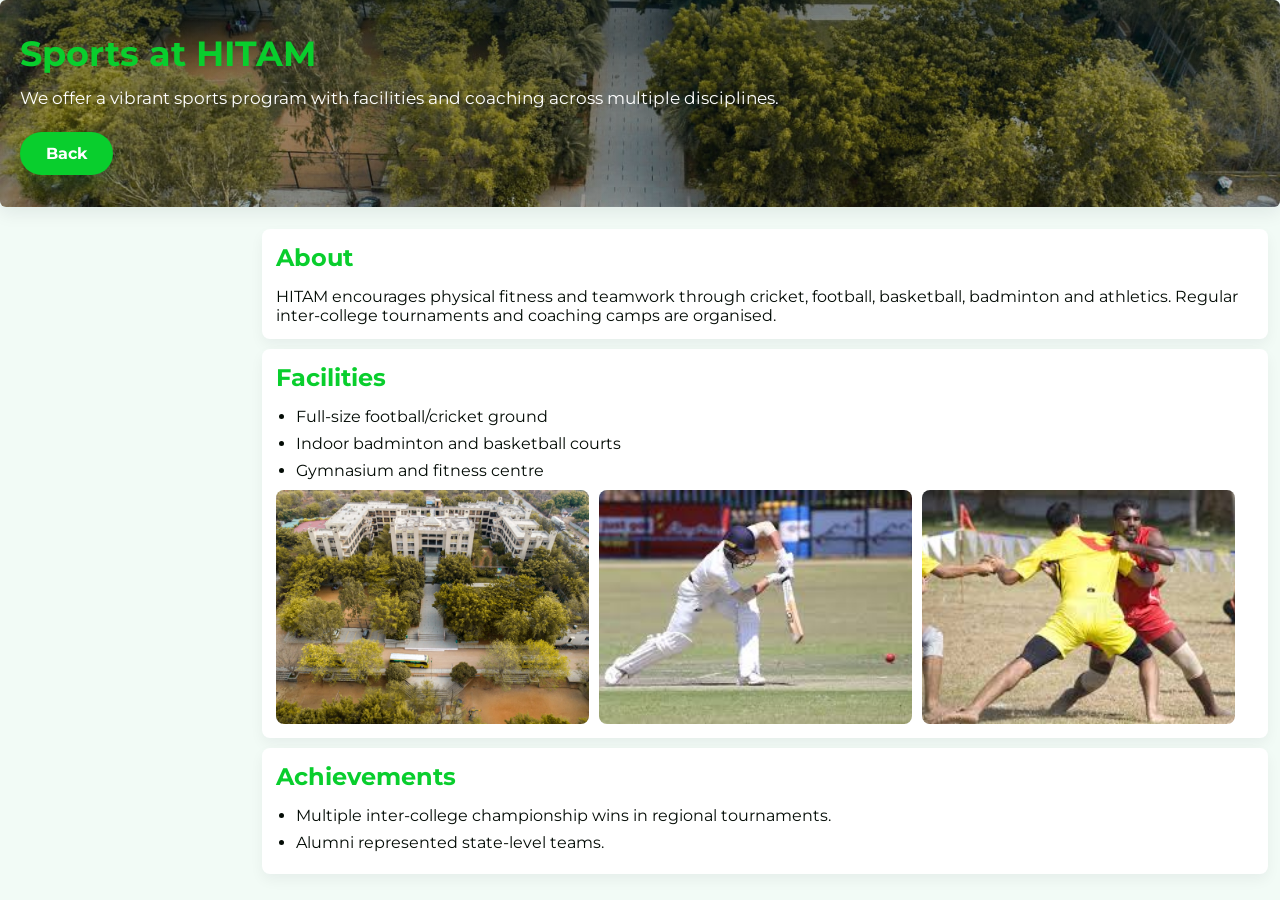
<file: sports.html>
<!DOCTYPE html>
<html>
<head>
	<meta charset="utf-8">
	<title>Sports - HITAM</title>
	<link href="https://fonts.googleapis.com/css2?family=Montserrat:wght@300;400;600;700&display=swap" rel="stylesheet">
	<link rel="stylesheet" href="style.css">
</head>
<body>

<div class="hero" style="--hero-image: url('images/hitam%20in%20fee%20structure.jpeg')">
	<h1>Sports at HITAM</h1>
	<p>We offer a vibrant sports program with facilities and coaching across multiple disciplines.</p>
	<a class="back-btn" href="index.html">Back</a>
</div>

<div class="content">
	<div class="card">
		<h2>About</h2>
		<p>HITAM encourages physical fitness and teamwork through cricket, football, basketball, badminton and athletics. Regular inter-college tournaments and coaching camps are organised.</p>
	</div>

	<div class="card">
		<h2>Facilities</h2>
		<ul>
			<li>Full-size football/cricket ground</li>
			<li>Indoor badminton and basketball courts</li>
			<li>Gymnasium and fitness centre</li>
		</ul>
		<div class="sports-gallery">
			<img src="images/hitam%20in%20fee%20structure.jpeg" alt="fee structure image">
			<img src="images/crickeyt%20sport.jpg" alt="cricket">
			<img src="images/kabbadi%20sport.jpg" alt="athletics">
		</div>
	</div>

	<div class="card">
		<h2>Achievements</h2>
		<ul>
			<li>Multiple inter-college championship wins in regional tournaments.</li>
			<li>Alumni represented state-level teams.</li>
		</ul>
	</div>
</div>

</body>
</html>
</file>
<file: style.css>
*{
    margin:0;
    padding:0;
    box-sizing:border-box;
}

body{
    font-family: 'Montserrat', 'Segoe UI', 'Noto Color Emoji', 'Apple Color Emoji', 'Segoe UI Emoji', sans-serif;
    background:var(--bg, #f2f7f8);
    color:var(--text, #102a43);
}
/* Theme variables and defaults */
:root{
    --primary: #09ce2d; /* HITAM green */
    --accent: #c8e6c9;
    --accent-2: #17981e;
    --bg: #f2fbf6;
    --text: #030b05;
    --muted: #547a63;
    /* Default college image (local asset) */
    --college-image: url('images/hitam%20colege%20photo.webp');
    --college-opacity: 0.12;
}

.sidebar{
    position:fixed;
    left:0;
    box-shadow:0 8px 22px rgba(46,125,50,0.18);
    width:250px;
    height:100%;
    background:var(--primary);
    box-shadow:0 12px 30px rgba(46,125,50,0.22);
    z-index:2;
}

.sidebar h2{
    color:rgb(248, 244, 244);
    text-align:center;
    padding:20px;
    border-bottom:1px solid rgba(255,255,255,0.12);
}

.sidebar a{
    display:block;
    color:white;
    text-decoration:none;
    padding:15px 20px;
    transition:0.18s ease;
}

.sidebar a:hover{
    background:rgba(255,255,255,0.06);
    transform:translateX(4px);
}

/* Dropdown styles inside sidebar */
.dropdown-btn{
    display:block;
    color:white;
    background:transparent;
    border:none;
    width:100%;
    text-align:left;
    padding:15px 20px;
    cursor:pointer;
    font-size:16px;
}
.dropdown-btn:focus{outline:none}
.dropdown-btn .caret{float:right;transition:transform .18s}
.dropdown-container{display:none;background:rgba(255,255,255,0.02);padding-left:10px}
.dropdown-container a{padding:12px 28px}
.dropdown-container.show{display:block}

.content{
    margin-left:250px;
    padding:12px; /* tightened padding */
    position:relative;
    z-index:1;
}

/* Subtle transparent campus photo across the interface */
body::before{
    /* overlay disabled per user request */
    display:none;
}

.hero{
    position:relative;
    background-image: linear-gradient(rgba(2,22,29,0.45), rgba(2,22,29,0.25)), var(--hero-image);
    background-position: center;
    background-size: cover;
    background-repeat: no-repeat;
    color:white;
    padding:32px 20px; /* reduced hero padding */
    border-radius:6px;
    box-shadow:0 6px 18px rgba(8,24,32,0.08);
}

/* small logo inside hero (used on pages like NSS) */
.hero-logo{
    position:absolute;
    top:14px;
    right:18px;
    width:64px;
    height:auto;
    border-radius:8px;
    box-shadow:0 8px 20px rgba(0,0,0,0.3);
    border:2px solid rgba(255,255,255,0.12);
}

.card{
    background:white;
    padding:14px; /* tightened */
    margin-top:10px;
    border-radius:8px;
    box-shadow:0 6px 14px rgba(8,24,32,0.05);
}

/* Headings use the primary (green) color by default; sidebar and hero
   explicitly override this where needed. */
h1, h2, h3 {
    color: var(--primary);
    margin-bottom: 15px;
}

ul{
    margin-left:20px;
    margin-top:10px;
}

li{
    margin-bottom:8px;
}

table{
    width:100%;
    border-collapse:collapse;
    margin-top:20px;
    background:white;
}

th{
    background:linear-gradient(90deg,var(--primary), #0e5560);
    color:white;
}

th,td{
    border:1px solid #e6eef0;
    padding:12px;
    text-align:center;
}

.back-btn{
    display:inline-block;
    background:var(--primary);
    color:white;
    text-decoration:none;
    padding:12px 26px;
    border-radius:30px;
    margin-top:20px;
    font-weight:700;
    box-shadow:0 8px 22px rgba(11,138,83,0.18);
}

.back-btn:hover{
    transform:translateY(-3px);
    box-shadow:0 12px 30px rgba(11,138,83,0.26);
}

.hero h1{font-size:2.2rem;margin-bottom:10px}
.hero p{font-size:1.05rem;line-height:1.6;max-width:900px}

@media(max-width:900px){
    .sidebar{position:static;width:100%;height:auto}
    .content{margin-left:0;padding:20px}
    .hero{padding:40px}
}

/* Emoji font fallback for consistent emoji rendering */
.emoji{
    font-family: 'Segoe UI Emoji', 'Apple Color Emoji', 'Noto Color Emoji', 'Segoe UI Symbol', sans-serif;
}

/* Department grid for faculty page */
.dept-grid{
    display:grid;
    grid-template-columns:repeat(auto-fit,minmax(260px,1fr));
    gap:18px;
    margin-top:20px;
}
.dept-card{
    background:white;
    padding:18px;
    border-radius:10px;
    box-shadow:0 6px 18px rgba(8,24,32,0.06);
    border-left:6px solid var(--primary);
}
.dept-head{display:flex;align-items:center;justify-content:space-between;margin-bottom:12px}
.dept-head h3{margin:0;color:var(--primary)}
.dept-head .head-name{background:var(--accent);padding:6px 10px;border-radius:20px;font-weight:600;color:#123;}
.dept-list{list-style:none;padding-left:0}
.dept-list li{padding:6px 0;border-bottom:1px solid #f1f6f7}

/* Faculty member small cards */
.faculty-member{
    background:linear-gradient(180deg,#ffffff,#fcfeff);
    padding:12px;
    border-radius:8px;
    margin:8px 0;
    box-shadow:0 6px 14px rgba(8,24,32,0.04);
}
.faculty-member h4{font-size:1rem;margin-bottom:6px;color:#0b6e74}
.faculty-member p{font-size:0.92rem;margin-bottom:4px;color:var(--muted)}
.faculty-member .fm-ach{color:var(--text);font-weight:600}
.dept-summary{margin-bottom:10px;font-weight:600;color:var(--muted)}
.dept-achievements ul{margin-left:18px;margin-top:8px}

/* Department achievements box */
.dept-achievements{
    background: linear-gradient(180deg, rgba(11,110,116,0.03), rgba(255,127,80,0.02));
    border-left:6px solid var(--accent-2);
    padding:12px 14px;
    margin-top:12px;
    border-radius:8px;
}
.dept-achievements h4{color:var(--accent-2);margin:0 0 8px 0}
.dept-achievements ul{margin-left:18px}
.dept-achievements li{color:var(--text);font-weight:600;margin-bottom:6px}

/* Head photo in department header */
.head-photo{
    width:48px;height:48px;border-radius:50%;object-fit:cover;margin-right:12px;border:3px solid rgba(255,255,255,0.12);
}
.dept-head{display:flex;align-items:center;justify-content:space-between;margin-bottom:12px}
.dept-head .head-left{display:flex;align-items:center}

/* Faculty photo */
.faculty-photo{width:56px;height:56px;border-radius:8px;object-fit:cover;margin-right:12px;float:left}
.faculty-member{overflow:auto}

/* Faculty branch badge inside faculty cards */
.fm-branch{
    display:inline-block;
    background:var(--accent);
    color:var(--primary);
    padding:4px 10px;
    border-radius:12px;
    font-weight:700;
    margin-bottom:8px;
    font-size:0.85rem;
}

/* Transport and sports images */
.transport-photo{width:100%;border-radius:8px;margin-bottom:12px;object-fit:cover}
.sports-gallery{display:flex;gap:10px;margin-top:10px}
.sports-gallery img{width:32%;border-radius:8px;object-fit:cover}

/* Placements hero (students at work) */
.placements-hero{
    margin-top:20px;
    padding:40px 30px;
    border-radius:10px;
    color:white;
    background-image: linear-gradient(rgba(2,22,29,0.45), rgba(2,22,29,0.25)), url('images/placement.jpg');
    background-size:cover;background-position:center;
    box-shadow:0 10px 30px rgba(8,24,32,0.12);
}
.placements-hero h2{margin:0 0 8px 0}
.placements-hero p{max-width:900px}
</file>
